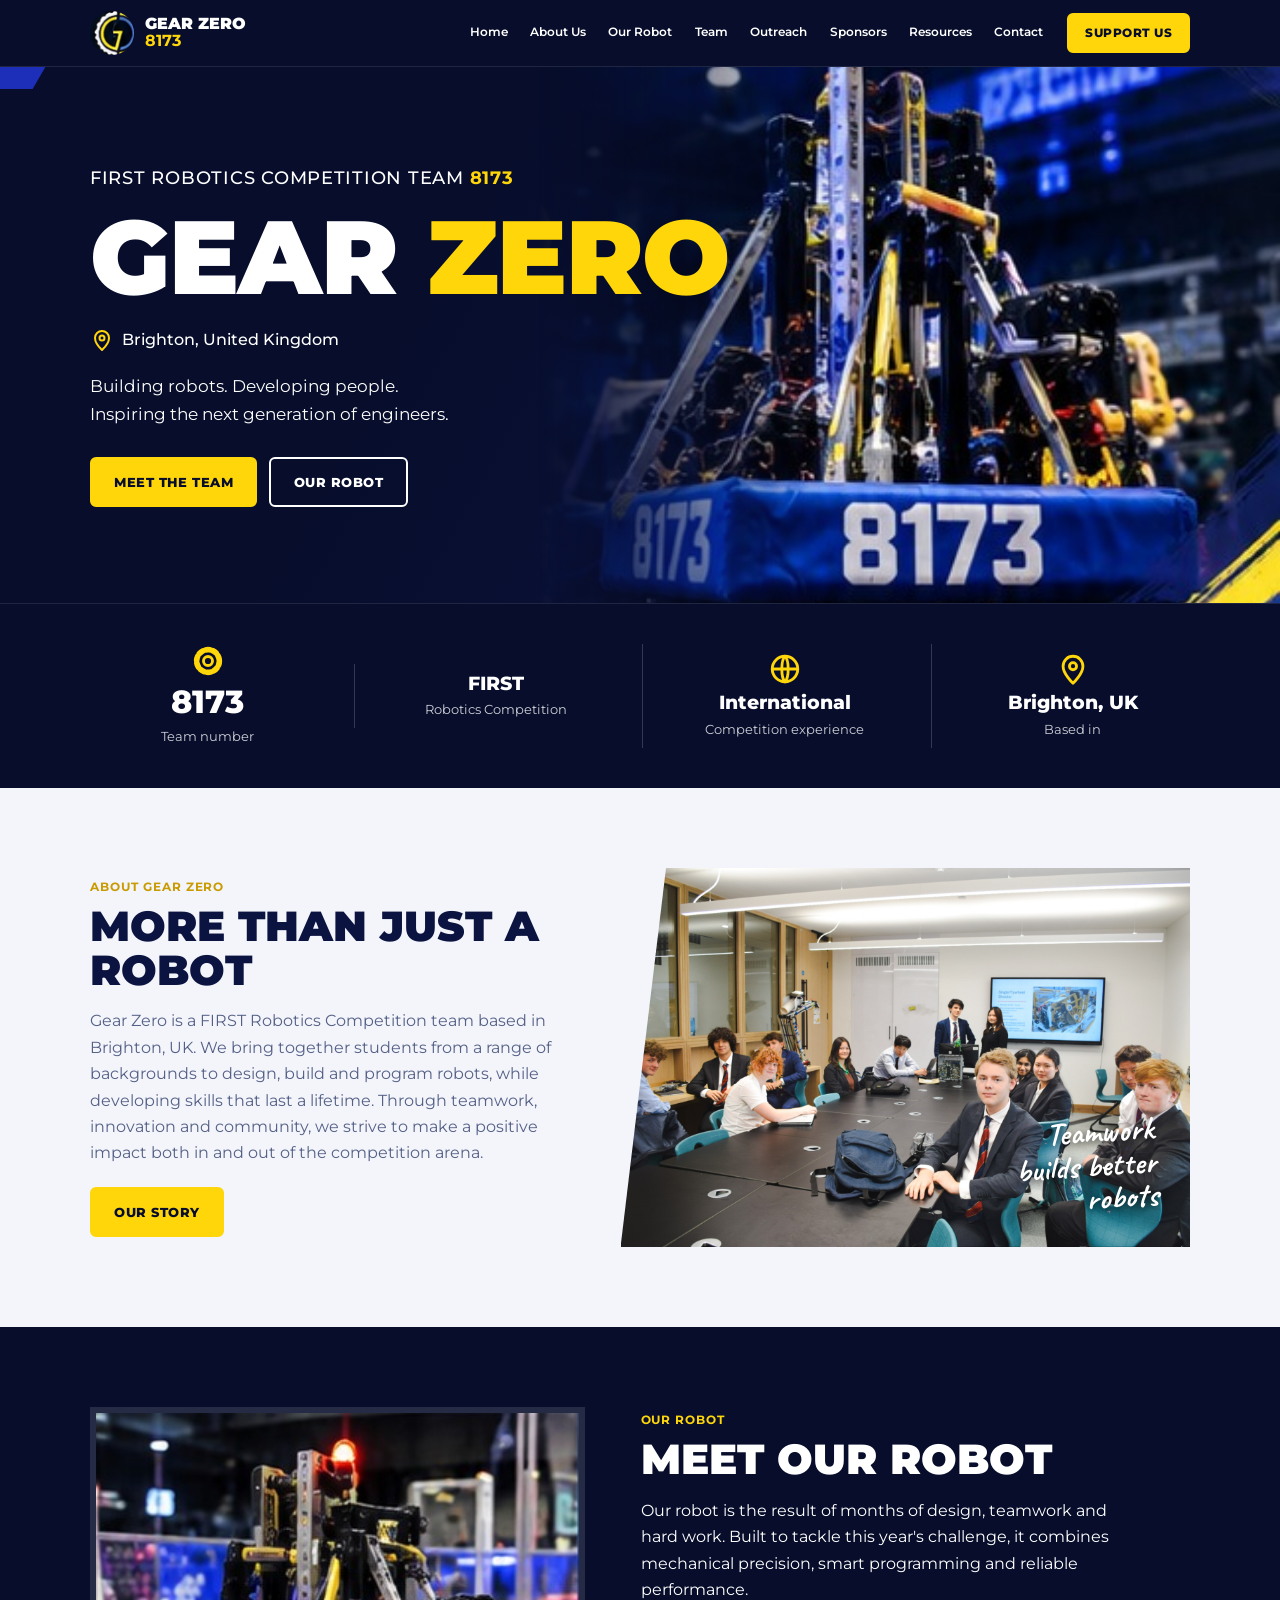
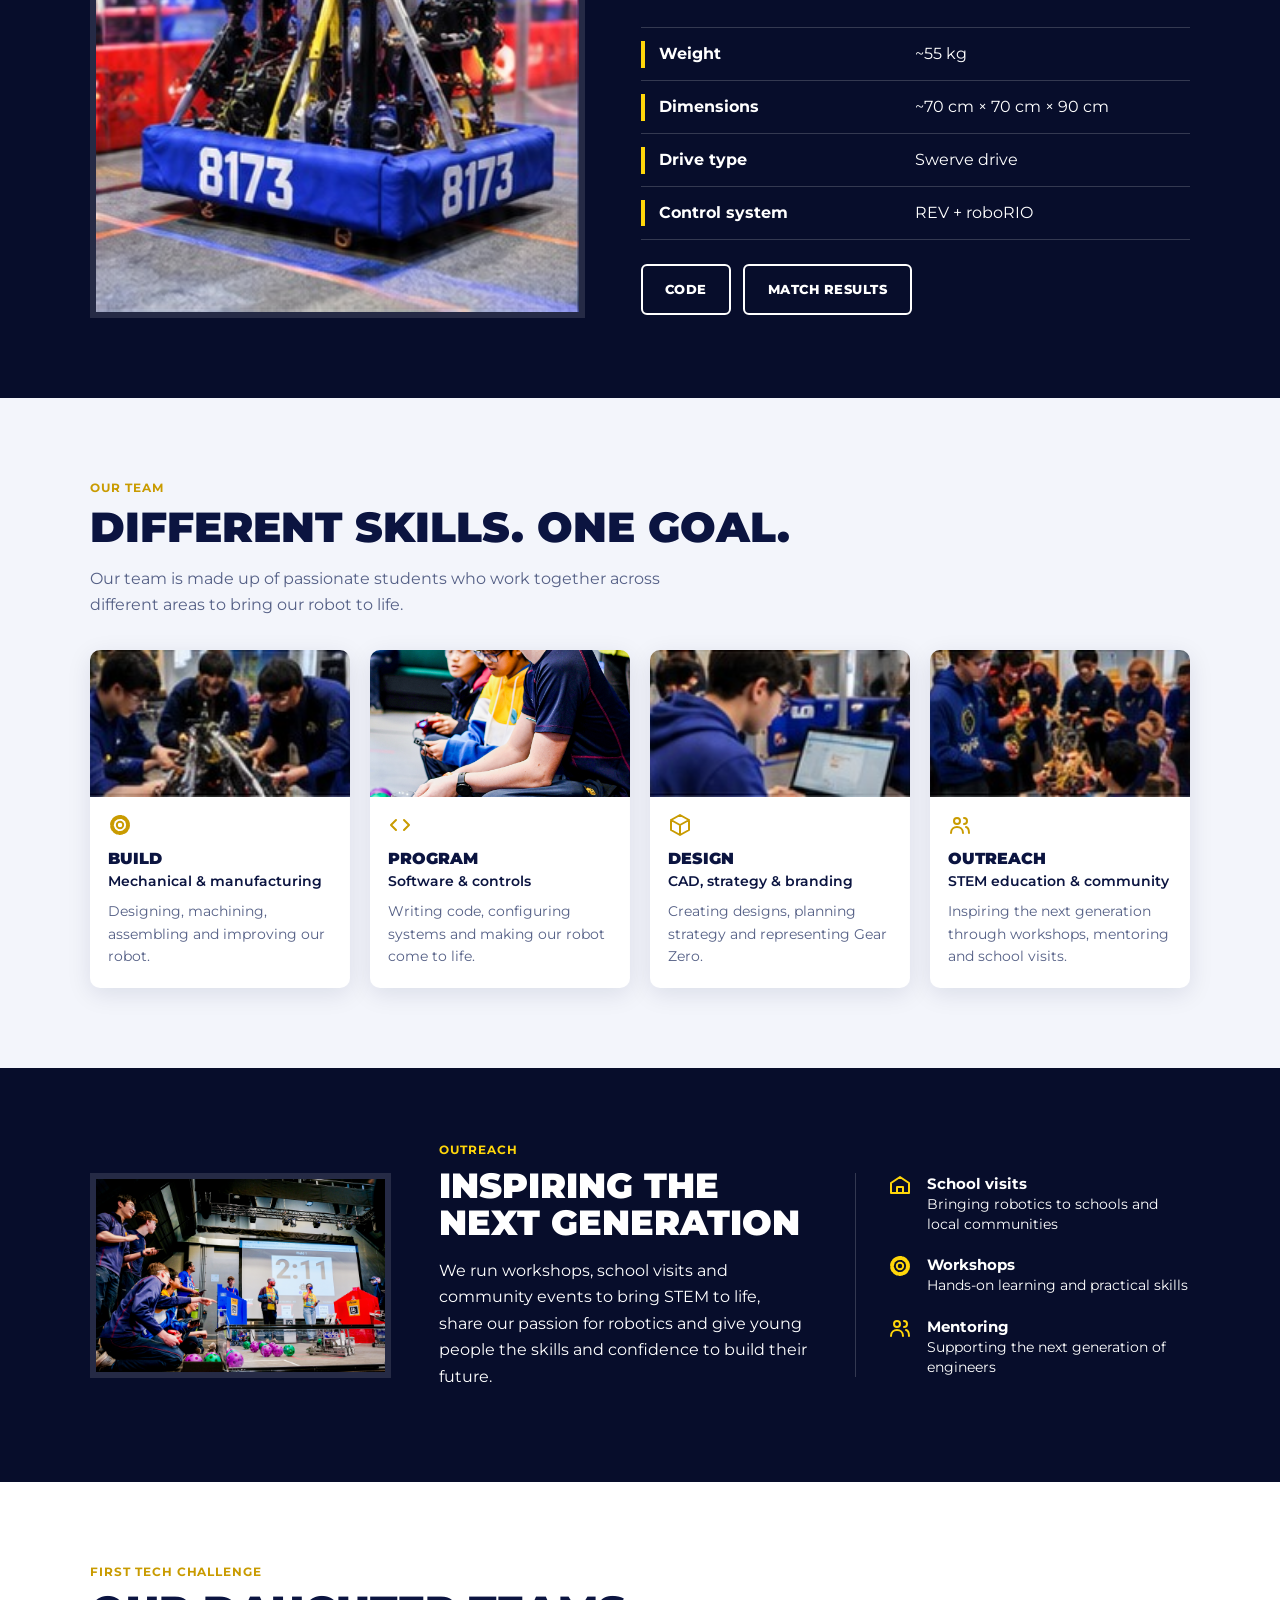
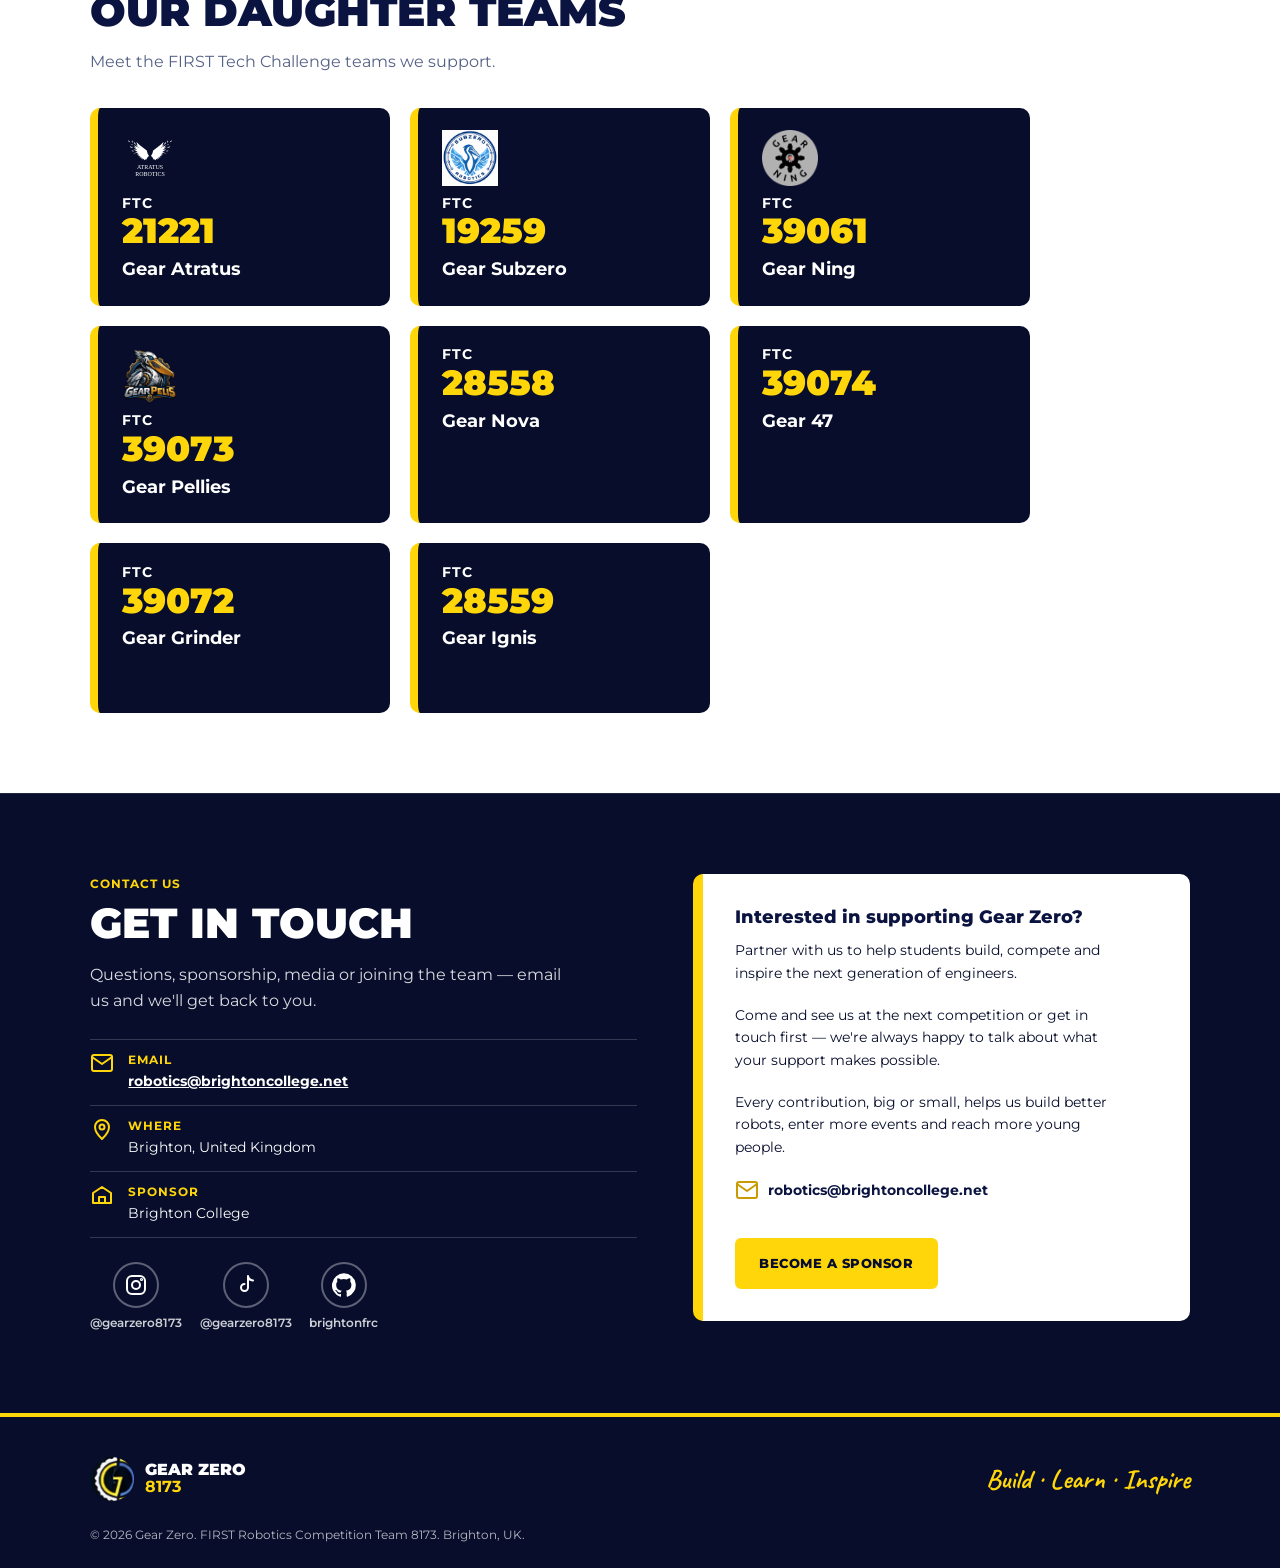
<file: index.html>
<!DOCTYPE html>
<html lang="en">
<head>
<meta charset="utf-8">
<meta name="viewport" content="width=device-width, initial-scale=1">
<title>Gear Zero – FRC Team 8173</title>
<meta name="description" content="Gear Zero is FIRST Robotics Competition Team 8173, based in Brighton, UK.">
<link rel="icon" href="assets/logo.png">
<link rel="preconnect" href="https://fonts.googleapis.com">
<link rel="preconnect" href="https://fonts.gstatic.com" crossorigin>
<link href="https://fonts.googleapis.com/css2?family=Montserrat:wght@400;500;600;700;800;900&family=Caveat:wght@700&display=swap" rel="stylesheet">
<link rel="stylesheet" href="css/styles.css">
</head>
<body id="top">
<svg width="0" height="0" style="position:absolute" aria-hidden="true">
  <symbol id="i-gear" viewBox="0 0 24 24"><circle cx="12" cy="12" r="8" stroke-dasharray="3 2.1" stroke-width="4"/><circle cx="12" cy="12" r="3.2"/></symbol>
  <symbol id="i-code" viewBox="0 0 24 24"><path d="M8 7l-5 5 5 5M16 7l5 5-5 5"/></symbol>
  <symbol id="i-cube" viewBox="0 0 24 24"><path d="M12 2l9 5v10l-9 5-9-5V7zM3 7l9 5 9-5M12 12v10"/></symbol>
  <symbol id="i-people" viewBox="0 0 24 24"><circle cx="9" cy="8" r="3"/><path d="M3 20c0-4 3-6 6-6s6 2 6 6M16 5a3 3 0 010 6M18 14c2 .6 3 2.6 3 6"/></symbol>
  <symbol id="i-school" viewBox="0 0 24 24"><path d="M3 10l9-6 9 6v10H3zM9 20v-6h6v6"/></symbol>
  <symbol id="i-globe" viewBox="0 0 24 24"><circle cx="12" cy="12" r="9"/><path d="M3 12h18M12 3c3 3 3 15 0 18M12 3c-3 3-3 15 0 18"/></symbol>
  <symbol id="i-pin" viewBox="0 0 24 24"><path d="M12 22s7-6.5 7-12a7 7 0 10-14 0c0 5.5 7 12 7 12z"/><circle cx="12" cy="10" r="2.5"/></symbol>
  <symbol id="i-instagram" viewBox="0 0 24 24"><rect x="3" y="3" width="18" height="18" rx="5"/><circle cx="12" cy="12" r="4"/><circle cx="17.5" cy="6.5" r=".6"/></symbol>
  <symbol id="i-tiktok" viewBox="0 0 24 24"><path d="M14 3v11.5a3.5 3.5 0 11-3.5-3.5M14 3c.4 2.6 2.1 4.2 5 4.4"/></symbol>
  <symbol id="i-github" viewBox="0 0 24 24"><path d="M12 .3a12 12 0 00-3.8 23.4c.6.1.8-.3.8-.6v-2c-3.3.7-4-1.6-4-1.6-.6-1.4-1.4-1.8-1.4-1.8-1-.7.1-.7.1-.7 1.2.1 1.8 1.2 1.8 1.2 1 1.8 2.8 1.3 3.5 1 .1-.8.4-1.3.7-1.6-2.7-.3-5.5-1.3-5.5-5.9 0-1.3.5-2.4 1.2-3.2-.1-.3-.5-1.5.1-3.2 0 0 1-.3 3.3 1.2a11.5 11.5 0 016 0c2.3-1.5 3.3-1.2 3.3-1.2.7 1.7.2 2.9.1 3.2.8.8 1.2 1.900 1.2 3.2 0 4.600-2.8 5.6-5.5 5.9.4.4.8 1.1.8 2.2v3.3c0 .3.2.7.8.6A12 12 0 0012 .3"/></symbol>
  <symbol id="i-mail" viewBox="0 0 24 24"><rect x="2" y="4" width="20" height="16" rx="2"/><path d="M2 6l10 7 10-7"/></symbol>
</svg>

<header class="site-header">
  <div class="wrap bar">
    <a class="brand" href="#top"><img src="assets/logo.png" alt="" width="44" height="44"><span>Gear Zero<b>8173</b></span></a>
    <button class="menu" aria-expanded="false" aria-controls="nav">Menu</button>
    <nav id="nav" aria-label="Main">
      <a href="#top">Home</a><a href="#about">About Us</a><a href="#robot">Our Robot</a><a href="#team">Team</a>
      <a href="#outreach">Outreach</a><a href="#contact">Sponsors</a><a href="https://github.com/brightonfrc">Resources</a><a href="#contact">Contact</a>
    </nav>
    <a class="btn small" href="#contact">Support Us</a>
  </div>
</header>

<main>
<section class="hero dark">
  <i class="bar-a"></i><i class="bar-b"></i>
  <img class="hero-bot" src="assets/img/hero-robot.jpg" alt="Gear Zero's robot with its blue 8173 bumpers">
  <div class="wrap hero-text">
    <p class="kicker">FIRST Robotics Competition Team <b>8173</b></p>
    <h1>Gear <em>Zero</em></h1>
    <p class="where"><svg class="ic"><use href="#i-pin"/></svg> Brighton, United Kingdom</p>
    <p class="tag">Building robots. Developing people.<br>Inspiring the next generation of engineers.</p>
    <div class="btns"><a class="btn" href="#team">Meet the team</a><a class="btn ghost" href="#robot">Our robot</a></div>
  </div>
</section>

<section class="stats dark"><div class="wrap">
  <div><svg class="ic big"><use href="#i-gear"/></svg><strong>8173</strong><span>Team number</span></div>
  <div><strong class="sm">FIRST</strong><span>Robotics Competition</span></div>
  <div><svg class="ic big"><use href="#i-globe"/></svg><strong class="sm">International</strong><span>Competition experience</span></div>
  <div><svg class="ic big"><use href="#i-pin"/></svg><strong class="sm">Brighton, UK</strong><span>Based in</span></div>
</div></section>

<section id="about" class="about"><div class="wrap split">
  <div>
    <p class="eyebrow">About Gear Zero</p>
    <h2>More than just a robot</h2>
    <p>Gear Zero is a FIRST Robotics Competition team based in Brighton, UK. We bring together students from a range of backgrounds to design, build and program robots, while developing skills that last a lifetime. Through teamwork, innovation and community, we strive to make a positive impact both in and out of the competition arena.</p>
    <a class="btn" href="#team">Our story</a>
  </div>
  <figure class="photo-slant"><img src="assets/img/team.jpg" alt="Gear Zero students in team hoodies huddled together"><figcaption>Teamwork builds better robots</figcaption></figure>
</div></section>

<section id="robot" class="dark robot"><div class="wrap split rev">
  <img class="frame" src="assets/img/robot.jpg" alt="The Gear Zero robot on the competition field">
  <div>
    <p class="eyebrow">Our robot</p>
    <h2>Meet our robot</h2>
    <p>Our robot is the result of months of design, teamwork and hard work. Built to tackle this year's challenge, it combines mechanical precision, smart programming and reliable performance.</p>
    <dl class="specs">
      <div><dt>Weight</dt><dd>~55 kg</dd></div>
      <div><dt>Dimensions</dt><dd>~70 cm × 70 cm × 90 cm</dd></div>
      <div><dt>Drive type</dt><dd>Swerve drive</dd></div>
      <div><dt>Control system</dt><dd>REV + roboRIO</dd></div>
    </dl>
    <div class="btns"><a class="btn ghost" href="https://github.com/brightonfrc">Code</a><a class="btn ghost" href="https://frc-events.firstinspires.org/2023/team/8173">Match results</a></div>
  </div>
</div></section>

<section id="team" class="team"><div class="wrap">
  <p class="eyebrow">Our team</p>
  <h2>Different skills. One goal.</h2>
  <p class="intro">Our team is made up of passionate students who work together across different areas to bring our robot to life.</p>
  <div class="cards">
    <article><img src="assets/img/build.jpg" alt="Students assembling the robot"><div><svg class="ic"><use href="#i-gear"/></svg><h3>Build</h3><p class="sub">Mechanical &amp; manufacturing</p><p>Designing, machining, assembling and improving our robot.</p></div></article>
    <article><img src="assets/img/program.jpg" alt="A student writing robot code"><div><svg class="ic"><use href="#i-code"/></svg><h3>Program</h3><p class="sub">Software &amp; controls</p><p>Writing code, configuring systems and making our robot come to life.</p></div></article>
    <article><img src="assets/img/design.jpg" alt="A student working on a design"><div><svg class="ic"><use href="#i-cube"/></svg><h3>Design</h3><p class="sub">CAD, strategy &amp; branding</p><p>Creating designs, planning strategy and representing Gear Zero.</p></div></article>
    <article><img src="assets/img/outreach.jpg" alt="Students running an outreach event"><div><svg class="ic"><use href="#i-people"/></svg><h3>Outreach</h3><p class="sub">STEM education &amp; community</p><p>Inspiring the next generation through workshops, mentoring and school visits.</p></div></article>
  </div>
</div></section>

<section id="outreach" class="dark outreach"><div class="wrap grid3">
  <img class="frame" src="assets/img/outreach-feature.jpg" alt="Team members showing a robot to young students">
  <div>
    <p class="eyebrow">Outreach</p>
    <h2>Inspiring the next generation</h2>
    <p>We run workshops, school visits and community events to bring STEM to life, share our passion for robotics and give young people the skills and confidence to build their future.</p>
  </div>
  <ul class="ways">
    <li><svg class="ic"><use href="#i-school"/></svg><div><b>School visits</b>Bringing robotics to schools and local communities</div></li>
    <li><svg class="ic"><use href="#i-gear"/></svg><div><b>Workshops</b>Hands-on learning and practical skills</div></li>
    <li><svg class="ic"><use href="#i-people"/></svg><div><b>Mentoring</b>Supporting the next generation of engineers</div></li>
  </ul>
</div></section>

<section id="ftc" class="ftc"><div class="wrap">
  <p class="eyebrow">FIRST Tech Challenge</p>
  <h2>Our daughter teams</h2>
  <p class="intro">Meet the FIRST Tech Challenge teams we support.</p>
  <div class="ftc-grid" id="ftc-grid"></div>
</div></section>

<section id="contact" class="contact-sec dark"><div class="wrap split">
  <div>
    <p class="eyebrow">Contact us</p>
    <h2>Get in touch</h2>
    <p>Questions, sponsorship, media or joining the team — email us and we'll get back to you.</p>
    <ul class="contact-list">
      <li><svg class="ic"><use href="#i-mail"/></svg><div><b>Email</b><a href="mailto:robotics@brightoncollege.net">robotics@brightoncollege.net</a></div></li>
      <li><svg class="ic"><use href="#i-pin"/></svg><div><b>Where</b>Brighton, United Kingdom</div></li>
      <li><svg class="ic"><use href="#i-school"/></svg><div><b>Sponsor</b>Brighton College</div></li>
    </ul>
    <ul class="soc" id="socials" aria-label="Social links"></ul>
  </div>
  <div class="cta">
    <h3 class="cta-title">Interested in supporting Gear Zero?</h3>
    <p class="cta-text" style="color: #070d2b">Partner with us to help students build, compete and inspire the next generation of engineers.</p>
    <p class="cta-text" style="color: #070d2b">Come and see us at the next competition or get in touch first — we're always happy to talk about what your support makes possible.</p>
    <p class="cta-text" style="color: #070d2b">Every contribution, big or small, helps us build better robots, enter more events and reach more young people.</p>
    <p class="cta-mail"><a href="mailto:robotics@brightoncollege.net"><svg class="ic"><use href="#i-mail"/></svg><span>robotics@brightoncollege.net</span></a></p>
    <a class="btn" href="mailto:robotics@brightoncollege.net?subject=Sponsoring%20Gear%20Zero">Become a sponsor</a>
  </div>
</div></section>
</main>

<footer class="dark">
  <div class="wrap foot">
    <a class="brand" href="#top"><img src="assets/logo.png" alt="" width="44" height="44"><span>Gear Zero<b>8173</b></span></a>
    <p class="script">Build · Learn · Inspire</p>
  </div>
  <div class="wrap legal">© <span id="yr">2026</span> Gear Zero. FIRST Robotics Competition Team 8173. Brighton, UK.</div>
</footer>
<script src="js/config.js"></script>
<script src="js/main.js"></script>
</body>
</html>
</file>
<file: css/styles.css>
:root {
  --navy: #070d2b;
  --navy2: #0d1647;
  --royal: #1d2fb8;
  --yellow: #ffd60a;
  --paper: #f3f5fb;
  --ink: #0b1440;
  --muted: #556086;
}
* {
  box-sizing: border-box;
}
html {
  scroll-behavior: smooth;
  scroll-padding-top: 5rem;
  height: 100%;
}
body {
  margin: 0;
  font: 400 1rem/1.65 Montserrat, "Helvetica Neue", Arial, sans-serif;
  color: var(--ink);
  background: var(--paper);
}
img {
  max-width: 100%;
  display: block;
}
a {
  color: inherit;
}
a:focus-visible,
button:focus-visible {
  outline: 3px solid var(--yellow);
  outline-offset: 3px;
}
.wrap {
  max-width: 1180px;
  margin: 0 auto;
  padding: 0 clamp(1.25rem, 4vw, 2.5rem);
}
.dark {
  background: var(--navy);
  color: #fff;
}
h1,
h2,
h3 {
  margin: 0;
  font-weight: 900;
  text-transform: uppercase;
  line-height: 1.05;
}
h2 {
  font-size: clamp(1.8rem, 4vw, 2.6rem);
  margin-bottom: 1rem;
}
p {
  margin: 0 0 1.25rem;
}
.eyebrow {
  margin: 0 0 0.5rem;
  font-size: 0.75rem;
  font-weight: 700;
  letter-spacing: 0.08em;
  text-transform: uppercase;
  color: #c99b00;
}
.dark .eyebrow {
  color: var(--yellow);
}
.ic {
  width: 24px;
  height: 24px;
  fill: none;
  stroke: var(--yellow);
  stroke-width: 2;
  stroke-linecap: round;
  stroke-linejoin: round;
  flex: none;
}
.ic.big {
  width: 34px;
  height: 34px;
}
.btn {
  display: inline-block;
  padding: 0.8rem 1.4rem;
  border: 2px solid var(--yellow);
  border-radius: 6px;
  background: var(--yellow);
  color: var(--navy);
  font-size: 0.8rem;
  font-weight: 800;
  letter-spacing: 0.04em;
  text-transform: uppercase;
  text-decoration: none;
}
.btn:hover {
  filter: brightness(1.08);
}
.btn.ghost {
  background: transparent;
  color: #fff;
  border-color: #fff;
}
.btn.small {
  padding: 0.55rem 1rem;
  font-size: 0.72rem;
}
.btns {
  display: flex;
  gap: 0.75rem;
  flex-wrap: wrap;
}
/* header */
.site-header {
  position: sticky;
  top: 0;
  z-index: 10;
  background: var(--navy);
  color: #fff;
  border-bottom: 1px solid rgba(255, 255, 255, 0.1);
  padding-top: env(safe-area-inset-top, 0px);
}
.bar {
  display: flex;
  align-items: center;
  gap: 1.5rem;
  padding-block: 0.7rem;
}
.brand {
  display: flex;
  align-items: center;
  gap: 0.7rem;
  text-decoration: none;
  font-weight: 900;
  text-transform: uppercase;
  line-height: 1.05;
}
.brand span {
  display: flex;
  flex-direction: column;
}
.brand b {
  color: var(--yellow);
}
.brand img {
  border-radius: 50%;
  object-fit: cover;
}
nav {
  display: flex;
  gap: 1.4rem;
  margin-left: auto;
  font-size: 0.78rem;
  font-weight: 600;
}
nav a {
  text-decoration: none;
  padding-block: 0.3rem;
  border-bottom: 2px solid transparent;
}
nav a:hover {
  border-color: var(--yellow);
}
.menu {
  display: none;
  margin-left: auto;
  background: none;
  border: 2px solid #fff;
  border-radius: 6px;
  color: #fff;
  font: 700 0.8rem Montserrat, sans-serif;
  padding: 0.45rem 0.8rem;
}
/* hero */
.hero {
  position: relative;
  overflow: clip;
  background: linear-gradient(120deg, var(--navy) 35%, var(--navy2));
  padding-block: clamp(3rem, 8vw, 6rem);
}
.hero i {
  position: absolute;
  display: block;
  transform: skewX(-30deg);
}
.bar-a {
  left: -4%;
  top: 0;
  width: 90px;
  height: 22px;
  background: var(--royal);
}
.bar-b {
  right: -2%;
  bottom: 0;
  width: 60px;
  height: 110px;
  background: var(--yellow);
}
.hero-bot {
  position: absolute;
  right: 0;
  top: 0;
  height: 100%;
  width: 58%;
  object-fit: cover;
  object-position: left center;
  -webkit-mask-image: linear-gradient(to right, transparent, #000 40%);
  mask-image: linear-gradient(to right, transparent, #000 40%);
}
.hero-text {
  position: relative;
}
.kicker {
  margin: 0 0 0.5rem;
  font-size: clamp(0.9rem, 2vw, 1.15rem);
  font-weight: 500;
  letter-spacing: 0.04em;
  text-transform: uppercase;
}
.kicker b {
  color: var(--yellow);
}
h1 {
  font-size: clamp(3.2rem, 10vw, 6.5rem);
  letter-spacing: -0.01em;
}
h1 em {
  font-style: normal;
  color: var(--yellow);
}
.where {
  display: flex;
  align-items: center;
  gap: 0.5rem;
  margin: 1rem 0 1.25rem;
  font-weight: 500;
}
.tag {
  max-width: 30rem;
  font-size: 1.05rem;
  margin-bottom: 1.75rem;
}
/* stats */
.stats {
  border-top: 1px solid rgba(255, 255, 255, 0.1);
}
.stats .wrap {
  display: grid;
  grid-template-columns: repeat(4, 1fr);
  text-align: center;
  padding-block: 2rem;
}
.stats div {
  display: flex;
  flex-direction: column;
  align-items: center;
  gap: 0.3rem;
  padding: 0.5rem 1rem;
  border-left: 1px solid rgba(255, 255, 255, 0.18);
}
.stats div:first-child {
  border-left: 0;
}
.stats strong {
  font-size: 2rem;
  font-weight: 800;
  line-height: 1.2;
}
.stats strong.sm {
  font-size: 1.2rem;
}
.stats span {
  font-size: 0.8rem;
  opacity: 0.8;
}
/* layout blocks */
.split {
  display: grid;
  grid-template-columns: 1fr 1.2fr;
  gap: clamp(1.5rem, 5vw, 3.5rem);
  align-items: center;
  padding-block: clamp(3rem, 7vw, 5rem);
}
.split.rev {
  grid-template-columns: 0.9fr 1fr;
}
.about h2,
.team h2,
.sponsors h2 {
  color: var(--ink);
}
.about p:not(.eyebrow) {
  max-width: 44ch;
  color: var(--muted);
}
.photo-slant {
  position: relative;
  margin: 0;
  clip-path: polygon(8% 0, 100% 0, 100% 100%, 0 100%);
}
.photo-slant img {
  width: 100%;
  aspect-ratio: 3/2;
  object-fit: cover;
}
.photo-slant figcaption {
  position: absolute;
  right: 6%;
  bottom: 8%;
  font: 700 clamp(1.4rem, 3vw, 2rem) / 1.05 Caveat, cursive;
  color: #fff;
  text-align: right;
  text-shadow: 0 2px 8px rgba(0, 0, 0, 0.7);
  transform: rotate(-4deg);
  max-width: 9rem;
}
.robot .frame,
.outreach .frame {
  border: 6px solid rgba(255, 255, 255, 0.12);
  width: 100%;
  object-fit: cover;
}
.robot p {
  max-width: 44ch;
}
.specs {
  margin: 1.5rem 0;
  border-top: 1px solid rgba(255, 255, 255, 0.18);
}
.specs div {
  display: grid;
  grid-template-columns: 1fr 1fr;
  padding: 0.8rem 0;
  border-bottom: 1px solid rgba(255, 255, 255, 0.18);
}
.specs dt {
  font-weight: 700;
  padding-left: 0.9rem;
  border-left: 4px solid var(--yellow);
}
.specs dd {
  margin: 0;
}
/* team */
.team {
  padding-block: clamp(3rem, 7vw, 5rem);
}
.intro {
  max-width: 40rem;
  color: var(--muted);
}
.cards {
  display: grid;
  grid-template-columns: repeat(4, 1fr);
  gap: 1.25rem;
  margin-top: 2rem;
}
.cards article {
  background: #fff;
  border-radius: 10px;
  overflow: hidden;
  box-shadow: 0 6px 24px rgba(11, 20, 64, 0.1);
}
.cards img {
  width: 100%;
  aspect-ratio: 16/9;
  object-fit: cover;
}
.cards div {
  padding: 1rem 1.1rem 1.3rem;
}
.cards .ic {
  stroke: #c99b00;
  margin-bottom: 0.4rem;
}
.cards h3 {
  font-size: 1rem;
}
.cards .sub {
  margin: 0.1rem 0 0.5rem;
  font-size: 0.85rem;
  font-weight: 600;
}
.cards p:last-child {
  margin: 0;
  font-size: 0.85rem;
  color: var(--muted);
}
/* outreach */
.grid3 {
  display: grid;
  grid-template-columns: 0.9fr 1.1fr 1fr;
  gap: clamp(1.5rem, 4vw, 3rem);
  align-items: center;
  padding-block: clamp(3rem, 6vw, 4.5rem);
}
.outreach h2 {
  font-size: clamp(1.6rem, 3vw, 2.2rem);
}
.ways {
  list-style: none;
  margin: 0;
  padding: 0 0 0 clamp(1rem, 3vw, 2rem);
  border-left: 1px solid rgba(255, 255, 255, 0.18);
  display: grid;
  gap: 1.25rem;
}
.ways li {
  display: flex;
  gap: 0.9rem;
  font-size: 0.85rem;
  line-height: 1.45;
}
.ways b {
  display: block;
  font-size: 0.95rem;
}
/* daughter teams */
.ftc {
  padding-block: clamp(3rem, 7vw, 5rem);
  background: #fff;
}
.ftc-grid {
  display: grid;
  grid-template-columns: repeat(auto-fit, minmax(240px, 300px));
  gap: 1.25rem;
  margin-top: 2rem;
}
.ftc-card {
  display: flex;
  flex-direction: column;
  gap: 0.35rem;
  min-height: 170px;
  padding: 1.4rem 1.5rem;
  background: var(--navy);
  color: #fff;
  border-left: 8px solid var(--yellow);
  border-radius: 10px;
  text-decoration: none;
}
a.ftc-card[href]:hover {
  background: var(--navy2);
}
.ftc-card img {
  width: 56px;
  height: 56px;
  object-fit: contain;
  margin-bottom: 0.3rem;
}
.invert {
  filter: invert(1);
}
.ftc-num {
  font-size: 2.2rem;
  font-weight: 900;
  line-height: 1;
  color: var(--yellow);
}
.ftc-num small {
  display: block;
  margin-bottom: 0.2rem;
  font-size: 0.85rem;
  font-weight: 700;
  letter-spacing: 0.06em;
  color: #fff;
}
.ftc-name {
  font-size: 1.1rem;
  font-weight: 700;
}
.ftc-go {
  margin-top: auto;
  font-size: 0.75rem;
  font-weight: 800;
  letter-spacing: 0.04em;
  text-transform: uppercase;
}
/* contact / sponsors */
.contact-sec {
  border-top: 1px solid rgba(255, 255, 255, 0.1);
  overflow: hidden;
}
.contact-sec .split {
  grid-template-columns: 1.1fr 1fr;
  align-items: start;
}
.contact-sec h2 {
  color: #fff;
}
.contact-sec .split > div > p:not(.eyebrow) {
  max-width: 44ch;
  color: rgba(255, 255, 255, 0.85);
}

.contact-list {
  list-style: none;
  margin: 1.5rem 0;
  padding: 0;
  border-top: 1px solid rgba(255, 255, 255, 0.18);
}
.contact-list li {
  display: flex;
  align-items: flex-start;
  gap: 0.9rem;
  padding: 0.7rem 0;
  border-bottom: 1px solid rgba(255, 255, 255, 0.18);
  font-size: 0.9rem;
}
.contact-list b {
  display: block;
  font-size: 0.72rem;
  letter-spacing: 0.08em;
  text-transform: uppercase;
  color: var(--yellow);
}
.contact-list a {
  font-weight: 700;
  color: #fff;
}
.contact-list a:hover {
  color: var(--yellow);
}
.contact-sec .soc {
  flex-wrap: wrap;
  gap: 0.9rem 1.1rem;
}
.contact-sec .soc li {
  display: flex;
  flex-direction: column;
  align-items: center;
  gap: 0.35rem;
}
.soc-tag {
  font-size: 0.72rem;
  font-weight: 600;
  color: rgba(255, 255, 255, 0.8);
}
.contact-sec .cta {
  background: #fff;
  color: var(--ink);
  padding: 2rem;
  border-radius: 10px;
  border-left: 10px solid var(--yellow);
}
.cta .cta-title {
  margin: 0 0 0.75rem;
  font-size: 1.1rem;
  font-weight: 800;
  line-height: 1.2;
  text-transform: none;
  color: var(--ink);
}
.cta p.cta-text {
  margin: 0 0 1.25rem;
  font-size: 0.9rem;
  line-height: 1.55;
  color: var(--navy);
}
.contact-sec .cta .btn {
  margin-top: 0.25rem;
  color: var(--navy);
  background: var(--yellow);
}
.cta .cta-mail {
  margin-bottom: 1.5rem;
}
.cta .cta-mail a {
  display: inline-flex;
  align-items: center;
  gap: 0.55rem;
  font-size: 0.85rem;
  font-weight: 700;
  text-decoration: none;
  overflow-wrap: anywhere;
}
.cta .cta-mail span {
  color: var(--ink);
}
.cta .cta-mail .ic {
  stroke: #c99b00;
}
.cta .cta-mail a:hover {
  text-decoration: underline;
}
/* 404 */
.page-404 {
  display: flex;
  flex-direction: column;
  min-height: 100vh;
  min-height: 100svh;
}
.page-404 main {
  display: flex;
  flex: 1;
}
.page-404 .error {
  display: grid;
  place-items: center;
  width: 100%;
  container-type: size;
}
.error-inner {
  position: relative;
  z-index: 1;
  max-width: 46rem;
  justify-self: start;
}
.error-code {
  margin-bottom: 1.25rem;
  font-size: clamp(4.5rem, min(18vw, 24cqh), 11rem);
  line-height: 0.85;
  letter-spacing: -0.02em;
}
.error-code span {
  color: var(--yellow);
}
.error-title {
  margin: 0 0 0.75rem;
  font-size: clamp(1.25rem, 3vw, 1.75rem);
  font-weight: 800;
  line-height: 1.1;
  text-transform: uppercase;
}
.error-next {
  margin: 1.75rem 0 0;
  font-size: 0.85rem;
  opacity: 0.8;
}
.error-next a {
  color: var(--yellow);
  font-weight: 700;
}
.error-gear {
  position: absolute;
  right: -5rem;
  bottom: -8rem;
  width: min(32rem, 70vw);
  height: auto;
  fill: none;
  stroke: rgba(255, 255, 255, 0.08);
  stroke-width: 0.7;
  pointer-events: none;
}
/* footer */
footer {
  padding-top: 2.5rem;
  border-top: 4px solid var(--yellow);
}
.foot {
  display: flex;
  align-items: center;
  justify-content: space-between;
  gap: 1.5rem;
  flex-wrap: wrap;
}
.foot p {
  margin: 0;
}
.foot a:not(.brand) {
  color: var(--yellow);
}
.soc {
  display: flex;
  gap: 0.75rem;
  list-style: none;
  margin: 0;
  padding: 0;
}
.soc a {
  display: grid;
  place-items: center;
  width: 46px;
  height: 46px;
  border: 2px solid rgba(255, 255, 255, 0.35);
  border-radius: 50%;
}
.soc a[href]:hover {
  border-color: var(--yellow);
}
.soc svg {
  width: 24px;
  height: 24px;
  fill: none;
  stroke: #fff;
  stroke-width: 2;
  stroke-linecap: round;
  stroke-linejoin: round;
}
.soc svg.solid {
  fill: #fff;
  stroke: none;
}
.script {
  font: 700 1.7rem Caveat, cursive;
  color: var(--yellow);
}
.legal {
  padding-block: 1.5rem;
  font-size: 0.75rem;
  opacity: 0.7;
}
@media (max-width: 900px) {
  .cards {
    grid-template-columns: repeat(2, 1fr);
  }
  .grid3,
  .split,
  .split.rev,
  .contact-sec .split {
    grid-template-columns: 1fr;
  }
  .stats .wrap {
    grid-template-columns: repeat(2, 1fr);
    row-gap: 1rem;
  }
  .stats div:nth-child(3) {
    border-left: 0;
  }
  .ways {
    border-left: 0;
    padding-left: 0;
  }
  .hero-bot {
    width: 100%;
    opacity: 0.35;
    -webkit-mask-image: none;
    mask-image: none;
  }
}
@media (max-width: 760px) {
  .menu {
    display: block;
  }
  .site-header .btn {
    display: none;
  }
  nav {
    display: none;
    position: absolute;
    left: 0;
    right: 0;
    top: 100%;
    flex-direction: column;
    gap: 0;
    background: var(--navy);
    padding: 0.5rem clamp(1.25rem, 4vw, 2.5rem) 1rem;
    margin: 0;
  }
  nav.open {
    display: flex;
  }
  nav a {
    padding: 0.7rem 0;
  }
}
@media (max-width: 520px) {
  .cards {
    grid-template-columns: 1fr;
  }
}
@media (prefers-reduced-motion: reduce) {
  html {
    scroll-behavior: auto;
  }
}
</file>
